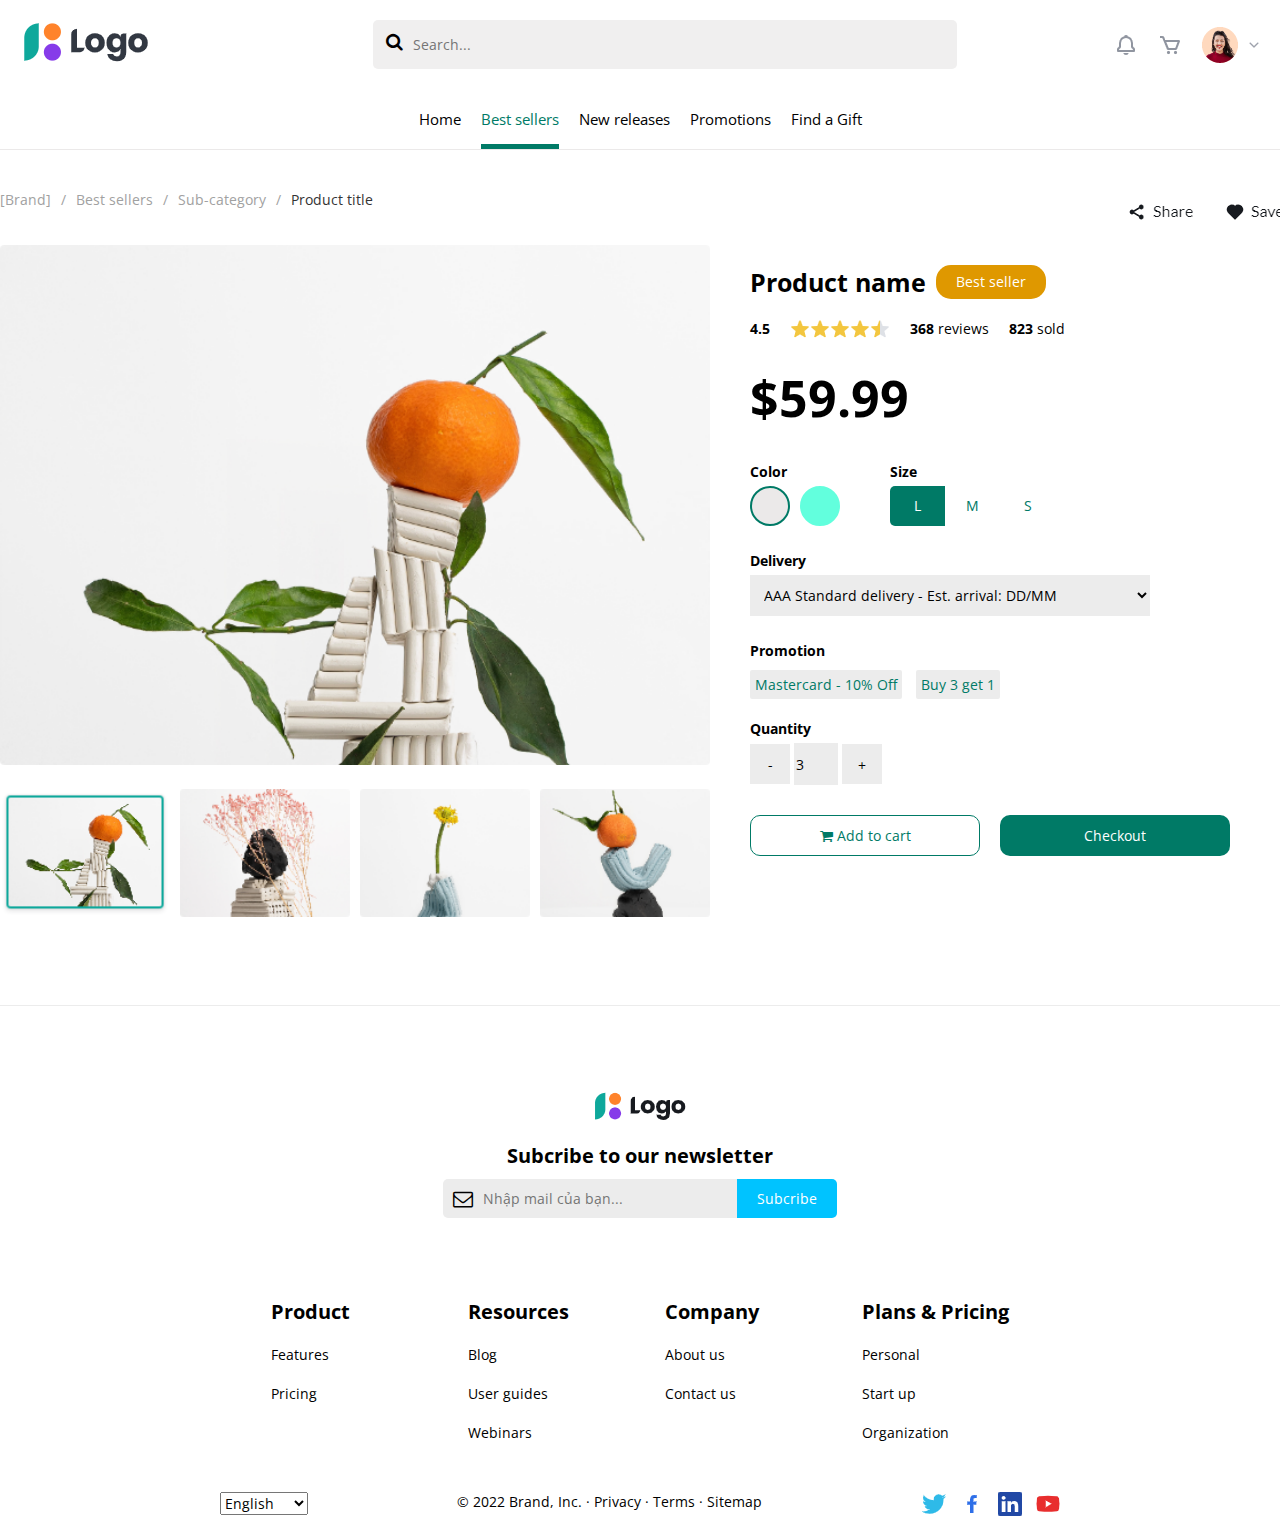
<file: demo/index.html>
<!DOCTYPE html>
<html lang="vi">

<head>
    <meta charset="UTF-8">
    <meta http-equiv="X-UA-Compatible" content="IE=edge">
    <meta name="viewport" content="width=device-width, initial-scale=1.0">
    <title>Bài tập</title>

    <link rel="stylesheet" href="../css/main.css" />
    <link rel="stylesheet" href="https://cdnjs.cloudflare.com/ajax/libs/font-awesome/4.7.0/css/font-awesome.min.css">

</head>

<body>
    <header>
        <div class="header-container">
            <div class="header-logo">
                <img src="../images/logo.png" alt="Logo website" />
            </div>
            <div class="header-search">
                <i class="fa fa-search"></i>
                <input type="text" placeholder="Search...">
            </div>
            <div class="header-users">
                <img src="../images/bell.png" alt="Chuông thông báo" />
                <img src="../images/cart.png" alt="Xe hàng" />
                <img src="../images/avatar.png" alt="Avatar" />
                <img id="down" src="../images/down.png" alt="Hiển thị thêm" />
            </div>
        </div>
        <div class="header-menu">
            <div class="header-menu-items">Home</div>
            <div class="header-menu-items actived">Best sellers</div>
            <div class="header-menu-items">New releases</div>
            <div class="header-menu-items">Promotions</div>
            <div class="header-menu-items">Find a Gift</div>
        </div>
    </header>

    <div class="container">
        <div class="container-title">
            <div class="container-list-breadcrumb">
                <a href="#">[Brand]</a>/<a href="#">Best sellers</a>/<a href="#">Sub-category</a>/<a class="actived">Product title</a>
            </div>
            <div class="container-tool">
                <div class="right-items"><img src="../images/share.png" alt="Share"></div>
                <div class="right-items"><img src="../images/save.png" alt="Save"></div>
            </div>
        </div>
        <div class="container-content">
            <div class="container-content-left">
                <img src="../images/image1.png" alt="Ảnh trái táo">
                <div class="container-image-content">
                    <img src="../images/image2.png" alt="">
                    <img src="../images/image3.png" alt="">
                    <img src="../images/image4.png" alt="">
                    <img src="../images/image5.png" alt="">
                </div>
            </div>
            <div class="container-content-right">
                <div class="container-content-title">
                    <div class="content-name">Product name</div>
                    <div class="content-seller">Best seller</div>
                </div>
                <div class="container-sub">
                    <span><strong>4.5</strong></span>
                    <img src="../images/rating.png" alt="">
                    <span><strong>368</strong> reviews</span>
                    <span><strong>823</strong> sold</span>
                </div>
                <div class="container-price">$59.99</div>
                <div class="container-tool-product">
                    <div class="tool-color">
                        <div class="tool-color-title">Color</div>
                        <div class="tool-color-content">
                            <button class="button-radio actived" id="color1"></button>
                            <button class="button-radio" id="color2"></button>
                        </div>
                    </div>
                    <div class="tool-size">
                        <div class="tool-size-title">Size</div>
                        <div class="tool-size-content">
                            <div class="size-items actived">L</div>
                            <div class="size-items">M</div>
                            <div class="size-items">S</div>
                        </div>
                    </div>
                </div>
                <div class="container-tool-delivery">
                    <div class="tool-delivery-title">Delivery</div>
                    <select>
                        <option value="0">AAA Standard delivery - Est. arrival: DD/MM</option>
                        <option value="1">BBB Standard delivery - Est. arrival: DD/MM</option>
                        <option value="2">CCC Standard delivery - Est. arrival: DD/MM</option>
                    </select>
                </div>
                <div class="container-tool-promotion">
                    <div class="tool-promotion-title">Promotion</div>
                    <div class="tool-promotion-content">
                        <span>Mastercard - 10% Off</span>
                        <span>Buy 3 get 1</span>
                    </div>
                </div>
                <div class="container-tool-quantity">
                    <div class="tool-quantity-title">Quantity</div>
                    <div class="tool-quantity-content">
                        <input type="submit" value="-">
                        <input type="text" value="3">
                        <input type="submit" value="+">
                    </div>
                </div>
                <div class="container-submit">
                    <button><i class="fa fa-shopping-cart"></i> Add to cart</button>
                    <button>Checkout</button>
                </div>
            </div>
        </div>
    </div>

    <div class="footer">
        <div class="footer-logo center">
            <img class="center" src="../images/logo2.png" alt="Logo2">
        </div>
        <div class="center">
            <h2>Subcribe to our newsletter</h2>
        </div>
        <div class="center">
            <div class="footer-mail">
                <i class="fa fa-envelope-o"></i>
                <input type="text" placeholder="Nhập mail của bạn...">
                <button>Subcribe</button>
            </div>
        </div>
        <div class="center">
            <div class="footer-infomation">
                <div class="footer-items">
                    <h2>Product</h2>
                    <p>Features</p>
                    <p>Pricing</p>
                </div>

                <div class="footer-items">
                    <h2>Resources</h2>
                    <p>Blog</p>
                    <p>User guides</p>
                    <p>Webinars</p>
                </div>

                <div class="footer-items">
                    <h2>Company</h2>
                    <p>About us</p>
                    <p>Contact us</p>
                </div>

                <div class="footer-items">
                    <h2>Plans & Pricing</h2>
                    <p>Personal</p>
                    <p>Start up</p>
                    <p>Organization</p>
                </div>

            </div>
        </div>
        <div class="footer-brand">
            <div class="footer-lang">
                <select>
                    <option value="0">English</option>
                    <option value="1">Tiếng Việt</option>
                </select>
            </div>
            <div class="footer-copyright">
                © 2022 Brand, Inc. ·
                <span>Privacy</span> ·
                <span>Terms</span> ·
                <span>Sitemap</span>
            </div>
            <div class="footer-social">
                <img src="../images/twitter.png" alt="">
                <img src="../images/facebook.png" alt="">
                <img src="../images/link.png" alt="">
                <img src="../images/youtube.png" alt="">
            </div>
        </div>
    </div>

</body>

</html>
</file>
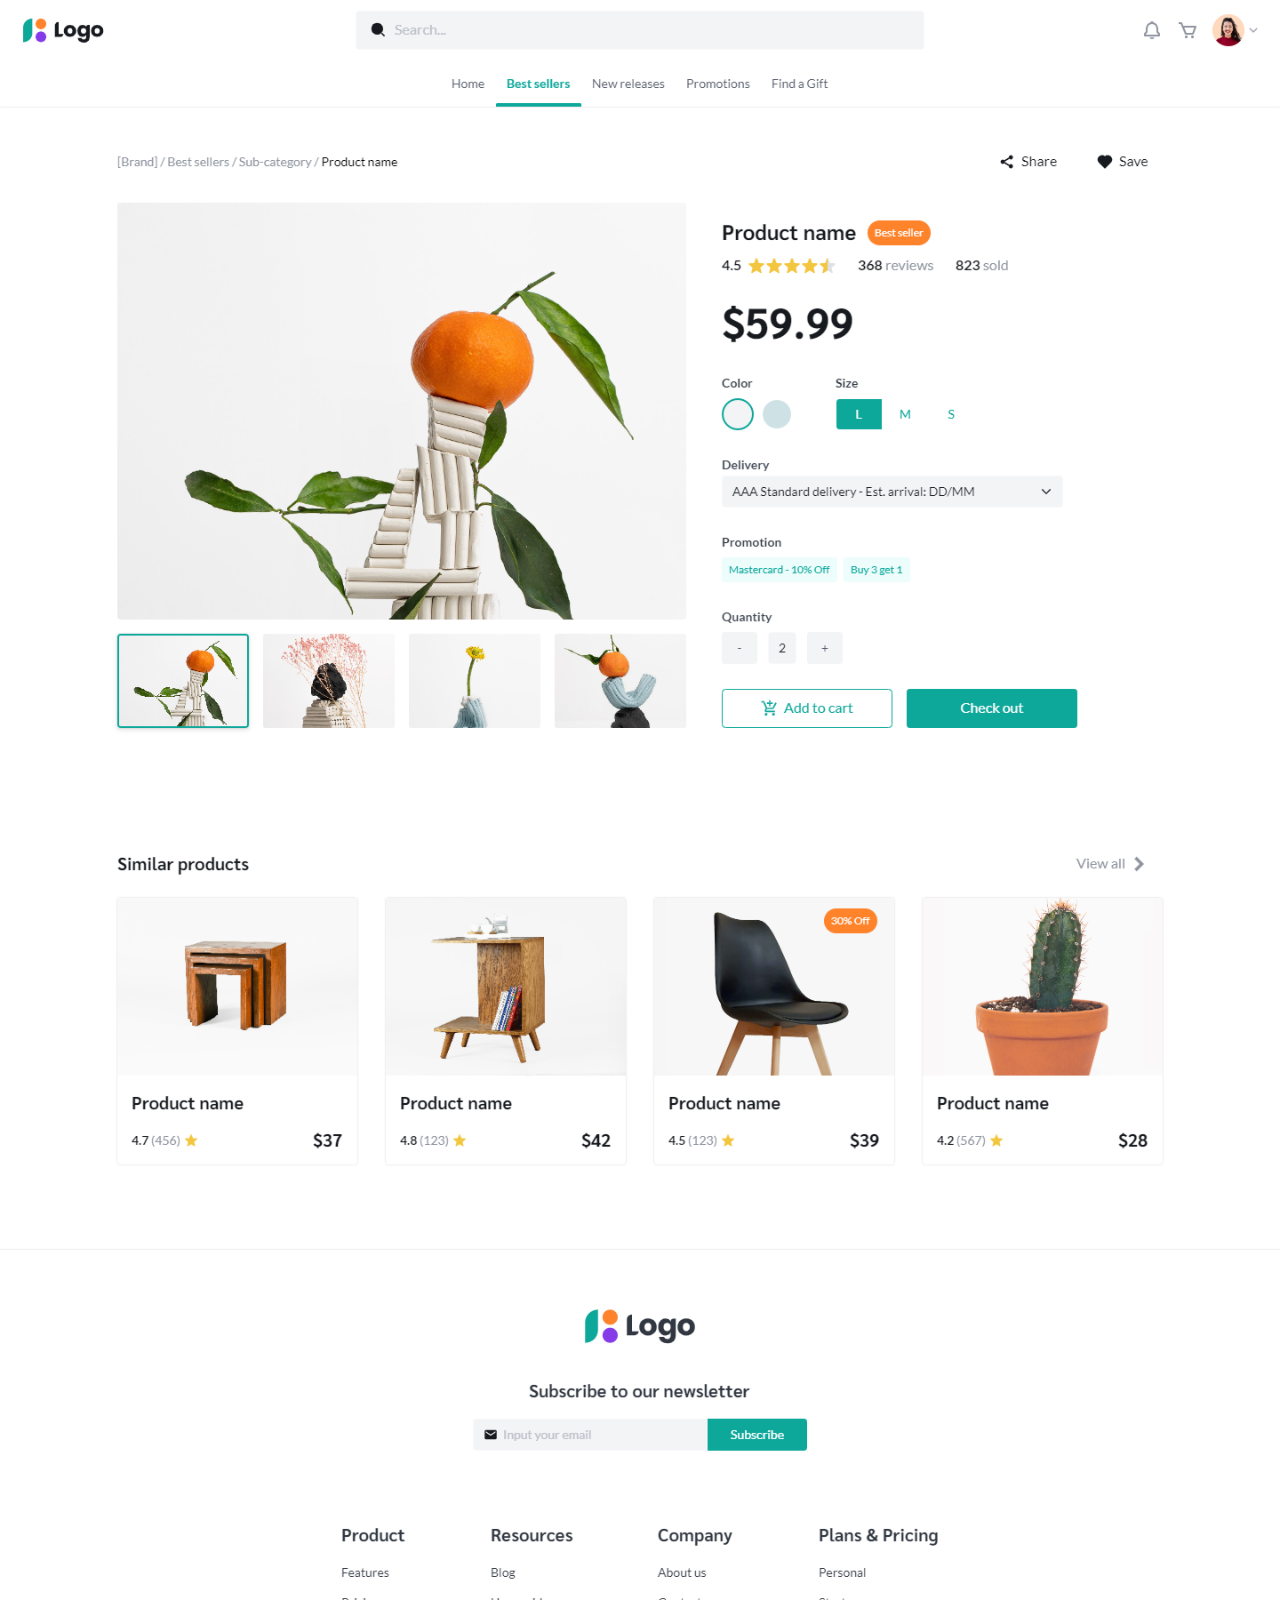
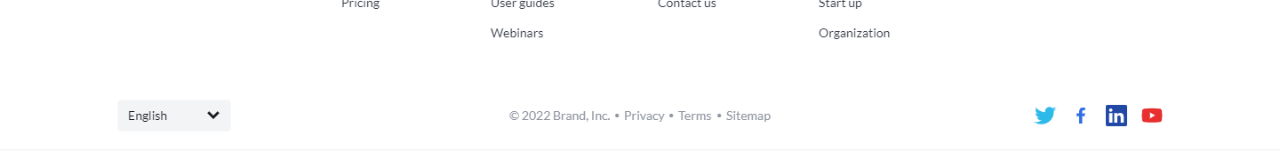
<file: demo/test.html>
<!DOCTYPE html>
<html lang="en">

<head>
    <meta charset="UTF-8">
    <meta http-equiv="X-UA-Compatible" content="IE=edge">
    <meta name="viewport" content="width=device-width, initial-scale=1.0">
    <title>Document</title>
</head>

<body style="margin:0px">
    <img src="../images/pages.png" width="100%" alt="">
</body>

</html>
</file>
<file: css/main.css>
@import url('https://fonts.googleapis.com/css2?family=Open+Sans:ital,wght@0,300;0,400;0,500;0,600;0,700;0,800;1,300;1,400;1,500;1,600;1,700;1,800&display=swap');
* {
    margin: 0px;
    font-size: 14px;
    font-family: "Open Sans", sans-serif;
}

.header-container {
    padding: 20px;
}

.header-container {
    display: flex;
    justify-content: space-around;
}

.header-logo {
    width: 410px;
}

.header-search {
    width: 620px;
}

.header-users {
    width: 410px;
    align-items: center;
    display: flex;
    gap: 20px;
    cursor: pointer;
    justify-content: flex-end;
}

#down {
    margin-left: -10px;
}

.header-search .fa {
    position: absolute;
    margin-top: 13px;
    margin-left: 13px;
    font-size: 18px;
}

.header-search input {
    background-color: rgb(240, 239, 239);
    border: 0px;
    padding: 15px 10px;
    padding-left: 40px;
    border-radius: 5px;
    width: 100%;
}

.header-menu {
    margin-top: 20px;
    display: flex;
    justify-content: center;
    gap: 20px;
    font-size: 15px;
}

.header-menu-items {
    font-size: 15px;
    cursor: pointer;
    padding-bottom: 15px;
}

.header-menu-items.actived {
    color: rgb(0, 122, 102);
    border-bottom: 5px solid rgb(0, 122, 102);
}

.header-menu-items:hover {
    color: rgb(0, 122, 102);
    border-bottom: 5px solid rgb(0, 122, 102);
}

header {
    z-index: 100;
    border-bottom: 1px solid #ebe9e9;
}


/*container*/

.container-list-breadcrumb {
    color: rgb(161, 161, 161);
    float: left;
}

.container-list-breadcrumb a {
    margin: 0px 10px;
    text-decoration: none;
    color: rgb(161, 161, 161);
}

.container-list-breadcrumb a:hover {
    color: #333;
}

.container-list-breadcrumb a:first-child {
    margin-left: 0px;
}

.container-list-breadcrumb .actived {
    color: #333;
}

.container {
    width: 1300px;
    margin: 40px auto;
}

.container-tool {
    display: flex;
    float: right;
}

.container-title {
    display: block;
    height: 35px;
}

.right-items {
    cursor: pointer;
}

.container-content {
    height: 700px;
    padding: 20px 0px;
}

.container-content-left {
    float: left;
    width: 710px;
}

.container-content-left img {
    width: 100%;
}

.container-content-right {
    width: 570px;
    float: right;
}

.container-content-title {
    display: flex;
    padding: 20px;
}

.content-name {
    font-size: 25px;
    font-weight: bold;
}

.content-seller {
    background-color: rgb(223, 152, 0);
    margin: 0px 10px;
    border-radius: 15px;
    color: white;
    line-height: 25px;
    padding: 0px 20px;
    padding-top: 4px;
}

.container-sub {
    display: flex;
    gap: 20px;
    margin: 0px 20px;
}

.container-price {
    display: inline-block;
    font-size: 50px;
    font-weight: bold;
    margin: 25px 20px;
}

.container-tool-product {
    display: flex;
    gap: 50px;
    margin: 0px 20px;
}

.tool-color-title,
.tool-size-title,
.tool-delivery-title,
.tool-promotion-title,
.tool-quantity-title {
    font-weight: bold;
    padding: 5px 0px;
}

.tool-color-content {
    display: flex;
    gap: 10px;
}

.button-radio {
    width: 40px;
    height: 40px;
    border-radius: 50%;
    cursor: pointer;
}

.button-radio.actived {
    border: 2px solid rgb(0, 122, 102);
}

.button-radio:hover {
    border: 2px solid rgb(0, 122, 102);
}

#color1 {
    background-color: #ebe9e9;
}

#color2 {
    background-color: rgb(98, 255, 221);
    border: 2px solid rgb(98, 255, 221);
}

.tool-size-content {
    width: 165px;
    border-radius: 5px;
    overflow: hidden;
    display: flex;
    justify-content: center;
}

.size-items.actived {
    color: white;
    background-color: rgb(0, 122, 102);
}

.size-items:hover {
    color: white;
    background-color: rgb(0, 65, 54);
}

.size-items {
    display: flex;
    justify-content: center;
    height: 40px;
    line-height: 40px;
    width: 60px;
    color: rgb(0, 122, 102);
    cursor: pointer;
}

.container-tool-delivery,
.container-tool-promotion,
.container-tool-quantity,
.container-submit {
    margin: 20px;
}

.container-tool-delivery select {
    width: 400px;
    background-color: #ececec;
    padding: 10px;
    border: none;
}

.tool-promotion-content {
    margin-top: 10px;
}

.tool-promotion-content span {
    background-color: #ececec;
    color: rgb(0, 122, 102);
    padding: 5px;
    margin-right: 10px;
    cursor: pointer;
    border-radius: 2px;
}

.tool-quantity-content input {
    width: 40px;
    height: 40px;
    border: none;
    background-color: #ececec;
}

.tool-quantity-content input[type=submit] {
    cursor: pointer;
}

.tool-quantity-content input[type=text] {
    align-items: center;
}

.container-submit {
    display: flex;
}

.container-submit button {
    padding: 10px;
    margin-right: 20px;
    border: none;
    cursor: pointer;
    line-height: auto;
    border-radius: 10px;
    width: 230px;
    background-color: rgb(0, 122, 102);
    color: white;
}

.container-submit {
    margin-top: 30px;
}

.container-image-content {
    display: flex;
    justify-content: center;
    gap: 10px;
    cursor: pointer;
    margin-top: 20px;
}

.container-submit button:first-child {
    background-color: white;
    border: 1px solid rgb(0, 122, 102);
    color: rgb(0, 122, 102);
}


/* footer */

.footer {
    border-top: 1px solid #ececec;
    padding: 5%;
    padding-bottom: 20px;
}

.center {
    display: flex;
    justify-content: center;
}

.footer-logo {
    cursor: pointer;
    margin: 20px;
}

.center h2 {
    font-size: 20px;
}

.footer-mail {
    margin: 10px 0px;
    border: 10px;
    overflow: hidden;
}

.footer-mail .fa {
    position: absolute;
    font-size: 20px;
    margin-top: 10px;
    margin-left: 10px;
}

.footer-mail input {
    background-color: #ececec;
    border: none;
    padding: 10px;
    padding-left: 40px;
    width: 250px;
    border-bottom-left-radius: 5px;
    border-top-left-radius: 5px;
}

.footer-mail button {
    height: 100%;
    border: 0px;
    background-color: rgb(0, 195, 255);
    color: white;
    width: 100px;
    margin-left: -10px;
    border-top-right-radius: 5px;
    border-bottom-right-radius: 5px;
}

.footer-infomation {
    display: grid;
    grid-template-columns: repeat(4, minmax(0, 1fr));
    margin: 0 auto;
    gap: 50px;
    margin-top: 70px;
}

.footer-items p {
    margin: 20px 0px;
    cursor: pointer;
}

.footer-brand {
    display: flex;
}

.footer-brand {
    margin-top: 30px;
    margin-left: 7%;
    margin-right: 7%;
    display: flex;
    justify-content: space-around;
}

.footer-social img {
    margin-left: 10px;
    cursor: pointer;
}

.footer-copyright span {
    cursor: pointer;
}
</file>
